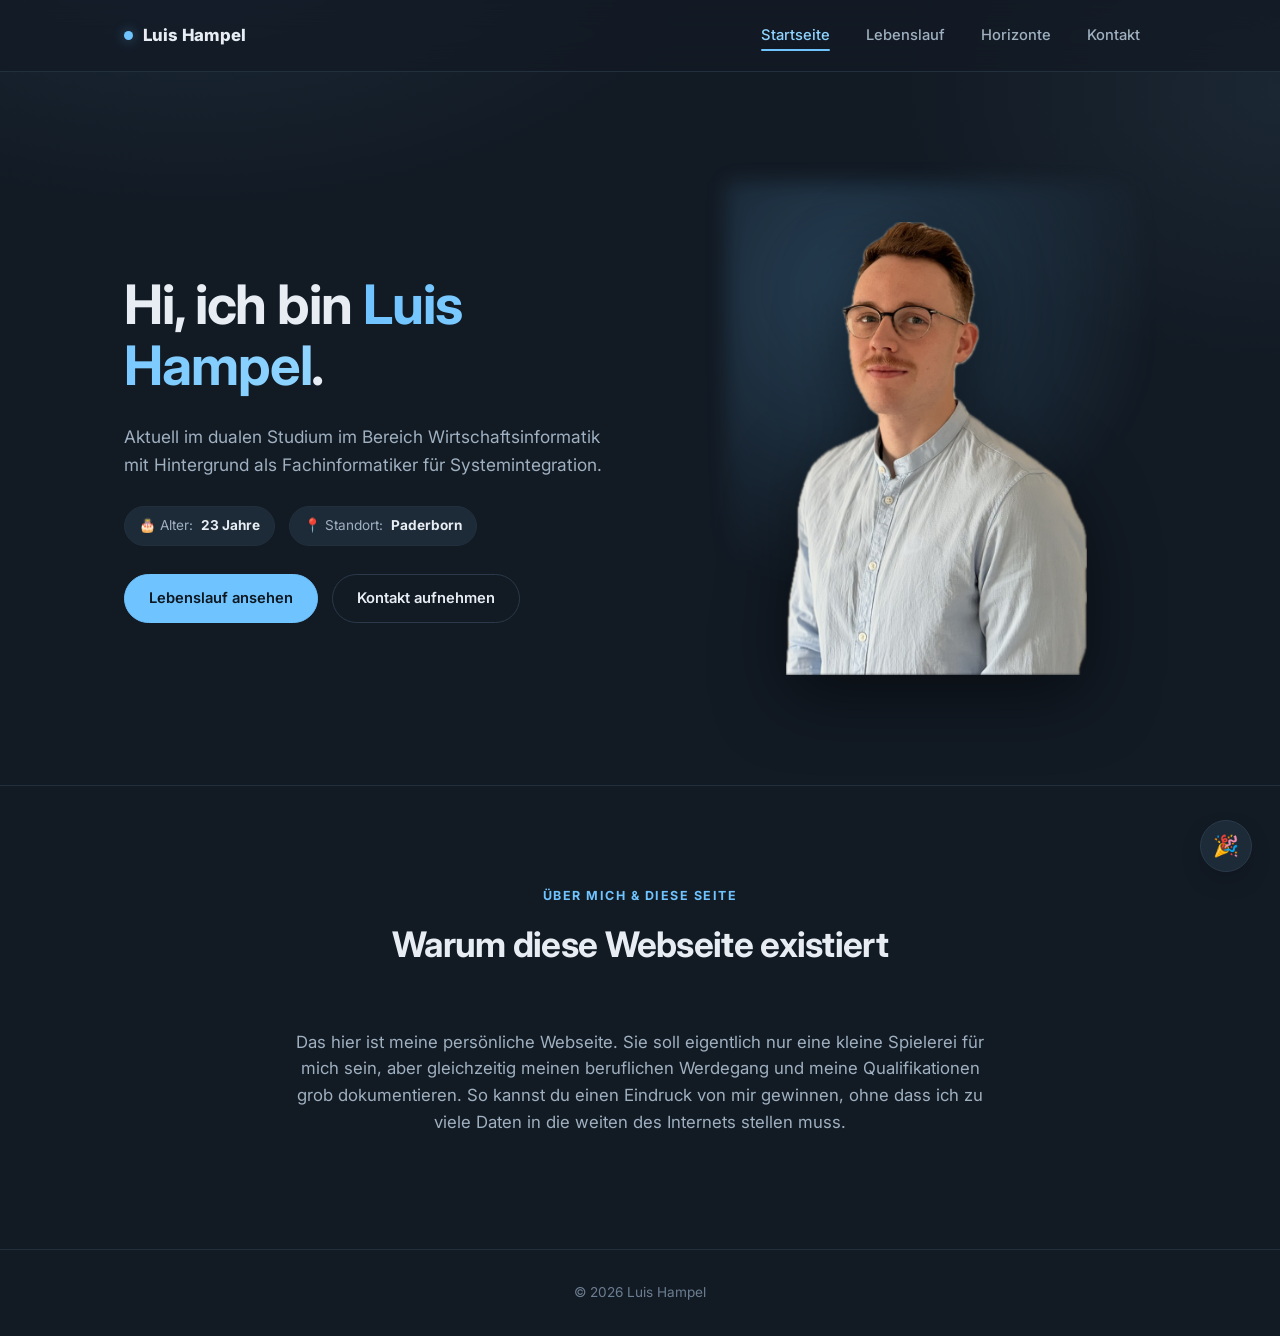
<file: index.html>
<!DOCTYPE html>
<html lang="de">
<head>
<meta charset="UTF-8">
<meta name="viewport" content="width=device-width, initial-scale=1.0">
<title>Startseite · Luis Hampel</title>
<meta name="description" content="Portfolio-Webseite — Wirtschaftsinformatik-Student mit IT-Hintergrund.">
<link rel="stylesheet" href="css/style.css">
</head>
<body>

<nav class="site-nav">
  <div class="container">
    <div class="brand"><span class="brand-dot"></span> Luis Hampel</div>
    <button class="nav-toggle" aria-label="Menü öffnen">&#9776;</button>
    <ul class="nav-links">
      <li><a href="index.html" class="active">Startseite</a></li>
      <li><a href="lebenslauf.html">Lebenslauf</a></li>
      <li><a href="horizonte.html">Horizonte</a></li>
      <li><a href="kontakt.html">Kontakt</a></li>
    </ul>
  </div>
</nav>

<main>

  <!-- ===================== HERO ===================== -->
  <section class="hero">
    <div class="container">
      <div class="hero-text reveal">
        <h1>Hi, ich bin <span class="accent-text">Luis Hampel</span>.</h1>
        <p class="hero-sub">
          Aktuell im dualen Studium im Bereich Wirtschaftsinformatik mit
          Hintergrund als Fachinformatiker für Systemintegration.
        </p>

        <div class="hero-meta">
          <span class="meta-chip">🎂 Alter: <strong><span data-age>–</span> Jahre</strong></span>
          <span class="meta-chip">📍 Standort: <strong>Paderborn</strong></span>
        </div>

        <div class="hero-actions">
          <a href="lebenslauf.html" class="btn btn-primary">Lebenslauf ansehen</a>
          <a href="kontakt.html" class="btn btn-ghost">Kontakt aufnehmen</a>
        </div>
      </div>

      <div class="hero-photo reveal">
        <div class="blob"></div>
        <img src="assets/Startseite/profil.png" alt="Luis Hampel" class="hero-portrait">
      </div>
    </div>
  </section>

  <!-- ===================== INTRO / ÜBER DIESE SEITE ===================== -->
  <section class="intro">
    <div class="container reveal">
      <div class="section-heading">
        <span class="eyebrow">Über mich & diese Seite</span>
        <h2>Warum diese Webseite existiert</h2>
      </div>
      <p>
        Das hier ist meine persönliche Webseite. Sie soll eigentlich nur eine
        kleine Spielerei für mich sein, aber gleichzeitig meinen beruflichen
        Werdegang und meine Qualifikationen grob dokumentieren. So kannst du
        einen Eindruck von mir gewinnen, ohne dass ich zu viele Daten in die
        weiten des Internets stellen muss.
      </p>
    </div>
  </section>

</main>

<button id="confetti-trigger" class="confetti-btn" aria-label="Konfetti auslösen" title="Nur so zum Spaß 🎉">🎉</button>
<canvas id="confetti-canvas"></canvas>

<footer>
  © <span id="year"></span> Luis Hampel
</footer>

<script src="js/main.js"></script>
<script>document.getElementById('year').textContent = new Date().getFullYear();</script>
</body>
</html>
</file>
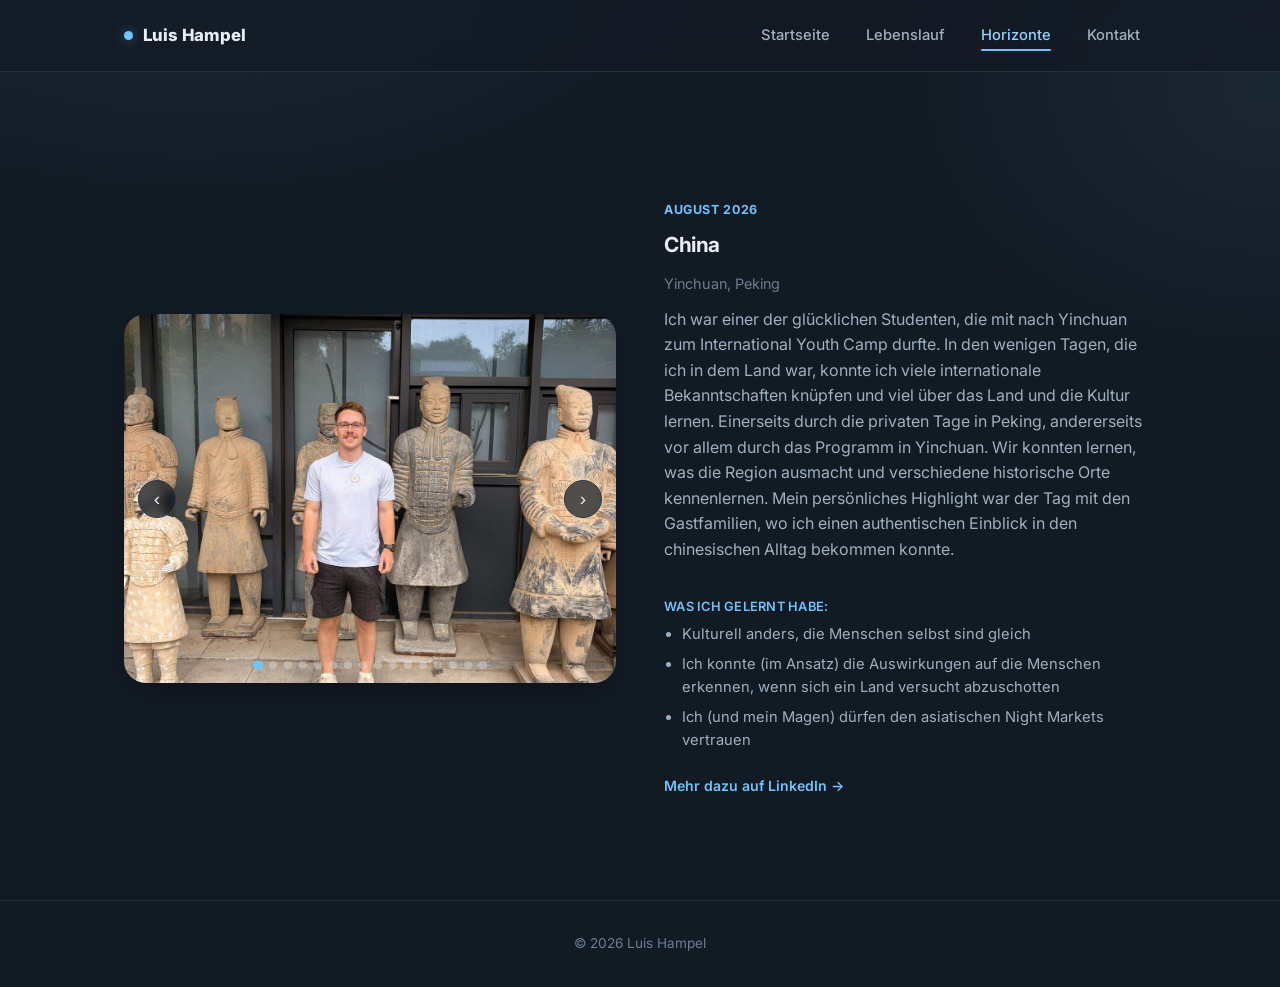
<file: horizonte.html>
<!DOCTYPE html>
<html lang="de">
<head>
<meta charset="UTF-8">
<meta name="viewport" content="width=device-width, initial-scale=1.0">
<title>Horizonte · Luis Hampel</title>
<link rel="stylesheet" href="css/style.css">
</head>
<body>

<nav class="site-nav">
  <div class="container">
    <div class="brand"><span class="brand-dot"></span> Luis Hampel</div>
    <button class="nav-toggle" aria-label="Menü öffnen">&#9776;</button>
    <ul class="nav-links">
      <li><a href="index.html">Startseite</a></li>
      <li><a href="lebenslauf.html">Lebenslauf</a></li>
      <li><a href="horizonte.html" class="active">Horizonte</a></li>
      <li><a href="kontakt.html">Kontakt</a></li>
    </ul>
  </div>
</nav>

<main class="journey-main">
  <div class="journey-scroll">

    <!-- Station 1: China -->
    <section class="journey-slide" id="china">
      <div class="container journey-slide-inner">
        <div class="journey-media">
          <div class="journey-carousel">
            <div class="carousel-slide active"><img src="assets/Horizonte/China/IMG_7833.JPEG" alt="China"></div>
            <div class="carousel-slide"><img src="assets/Horizonte/China/IMG_7842.JPEG" alt="China"></div>
            <div class="carousel-slide"><img src="assets/Horizonte/China/IMG_7862.JPEG" alt="China"></div>
            <div class="carousel-slide"><img src="assets/Horizonte/China/IMG_7866.JPEG" alt="China"></div>
            <div class="carousel-slide"><img src="assets/Horizonte/China/IMG_7944.JPEG" alt="China"></div>
            <div class="carousel-slide"><img src="assets/Horizonte/China/IMG_7963.JPEG" alt="China"></div>
            <div class="carousel-slide"><img src="assets/Horizonte/China/IMG_7987.JPEG" alt="China"></div>
            <div class="carousel-slide"><img src="assets/Horizonte/China/IMG_8113.JPEG" alt="China"></div>
            <div class="carousel-slide"><img src="assets/Horizonte/China/IMG_8189.JPEG" alt="China"></div>
            <div class="carousel-slide"><img src="assets/Horizonte/China/IMG_8228.JPEG" alt="China"></div>
            <div class="carousel-slide"><img src="assets/Horizonte/China/IMG_8239.JPEG" alt="China"></div>
            <div class="carousel-slide"><img src="assets/Horizonte/China/IMG_8269.JPEG" alt="China"></div>
            <div class="carousel-slide"><img src="assets/Horizonte/China/IMG_8316.JPEG" alt="China"></div>
            <div class="carousel-slide"><img src="assets/Horizonte/China/IMG_1237.JPEG" alt="China"></div>
            <div class="carousel-slide"><img src="assets/Horizonte/China/41.jpg" alt="China"></div>
            <div class="carousel-slide"><img src="assets/Horizonte/China/119b7eceb889c579e40158ab14426ad9.jpg" alt="China"></div>
            <button class="carousel-prev" aria-label="Vorheriges Bild">‹</button>
            <button class="carousel-next" aria-label="Nächstes Bild">›</button>
            <div class="carousel-dots"></div>
          </div>
        </div>
        <div class="journey-content">
          <span class="tl-date">August 2026</span>
          <h3>China</h3>
          <span class="journey-place">Yinchuan, Peking</span>
          <p>
            Ich war einer der glücklichen Studenten, die mit nach Yinchuan zum
            International Youth Camp durfte. In den wenigen Tagen, die ich in
            dem Land war, konnte ich viele internationale Bekanntschaften
            knüpfen und viel über das Land und die Kultur lernen. Einerseits
            durch die privaten Tage in Peking, andererseits vor allem durch
            das Programm in Yinchuan. Wir konnten lernen, was die Region
            ausmacht und verschiedene historische Orte kennenlernen. Mein
            persönliches Highlight war der Tag mit den Gastfamilien, wo ich
            einen authentischen Einblick in den chinesischen Alltag bekommen
            konnte.
          </p>
          <p class="journey-learnings-label">Was ich gelernt habe:</p>
          <ul>
            <li>Kulturell anders, die Menschen selbst sind gleich</li>
            <li>Ich konnte (im Ansatz) die Auswirkungen auf die Menschen erkennen, wenn sich ein Land versucht abzuschotten</li>
            <li>Ich (und mein Magen) dürfen den asiatischen Night Markets vertrauen</li>
          </ul>
          <a class="journey-link" href="https://de.linkedin.com/posts/fhdw_ｃａｍｐｕｓ-ｐａｄｅｒｂｏｒｎ-was-bleibt-wenn-aus-einer-activity-7498702703359885312-hY-c" target="_blank" rel="noopener">Mehr dazu auf LinkedIn →</a>
        </div>
      </div>
    </section>

    <!-- Station 2: Wien -->
    <section class="journey-slide" id="wien">
      <div class="container journey-slide-inner">
        <div class="journey-media">
          <div class="journey-carousel">
            <div class="carousel-slide active"><img src="assets/Horizonte/Wien/IMG_5856.jpg" alt="Wien"></div>
            <div class="carousel-slide"><img src="assets/Horizonte/Wien/IMG_6314.JPEG" alt="Wien"></div>
            <div class="carousel-slide"><img src="assets/Horizonte/Wien/IMG_6416.JPEG" alt="Wien"></div>
            <div class="carousel-slide"><img src="assets/Horizonte/Wien/IMG_6529.JPEG" alt="Wien"></div>
            <div class="carousel-slide"><img src="assets/Horizonte/Wien/IMG_6552.JPEG" alt="Wien"></div>
            <div class="carousel-slide"><img src="assets/Horizonte/Wien/IMG_7008.JPEG" alt="Wien"></div>
            <div class="carousel-slide"><img src="assets/Horizonte/Wien/IMG_7025.JPEG" alt="Wien"></div>
            <div class="carousel-slide"><img src="assets/Horizonte/Wien/IMG_7158.JPEG" alt="Wien"></div>
            <div class="carousel-slide"><img src="assets/Horizonte/Wien/IMG_7181.JPEG" alt="Wien"></div>
            <div class="carousel-slide"><img src="assets/Horizonte/Wien/IMG_7394.JPEG" alt="Wien"></div>
            <button class="carousel-prev" aria-label="Vorheriges Bild">‹</button>
            <button class="carousel-next" aria-label="Nächstes Bild">›</button>
            <div class="carousel-dots"></div>
          </div>
        </div>
        <div class="journey-content">
          <span class="tl-date">April–Juni 2026</span>
          <h3>Wien</h3>
          <span class="journey-place">Stadt Wien, Magistrat Wien Digital</span>
          <p>
            Im April 2026 bin ich für drei Monate in ein praktisches
            Auslandssemester bei der Stadt Wien gegangen. Arbeiten durfte ich
            an verschiedenen Aufgaben rund um das Thema DMS, von der Arbeit
            an Schulungsmaterialien bis hin zu Sicherheitsmaßnahmen war
            vieles dabei. Besonders spannend war es außerdem, die Größe und
            Organisation dieser Verwaltung kennenzulernen. Nach der Arbeit
            wurde dann fast jeder Tag genutzt, um die Sehenswürdigkeiten
            Wiens, die der umliegenden Städte und Kletterrouten zu erkunden —
            auch eine klare Meinung über Kriterien einer guten Sachertorte
            konnte ich mir aneignen.
          </p>
          <p class="journey-learnings-label">Was ich gelernt habe:</p>
          <ul>
            <li>Die Welt steckt voller Freunde, die man nur noch nicht kennt</li>
            <li>Jeder Tag will genutzt werden</li>
            <li>Wachstum entsteht dadurch, sich in etwas Neues, Unbekanntes zu stürzen und dann zu adaptieren</li>
          </ul>
          <a class="journey-link" href="https://www.fhdw.de/erfahrungsberichte/%C3%B6sterreich-wien-luis-hampel" target="_blank" rel="noopener">Mein Erfahrungsbericht bei der FHDW →</a>
        </div>
      </div>
    </section>

    <!-- Weitere Stationen: einfach als weiteres <section class="journey-slide"> kopieren -->

  </div>
</main>

<footer>
  © <span id="year"></span> Luis Hampel
</footer>

<script src="js/main.js"></script>
<script>document.getElementById('year').textContent = new Date().getFullYear();</script>
</body>
</html>
</file>
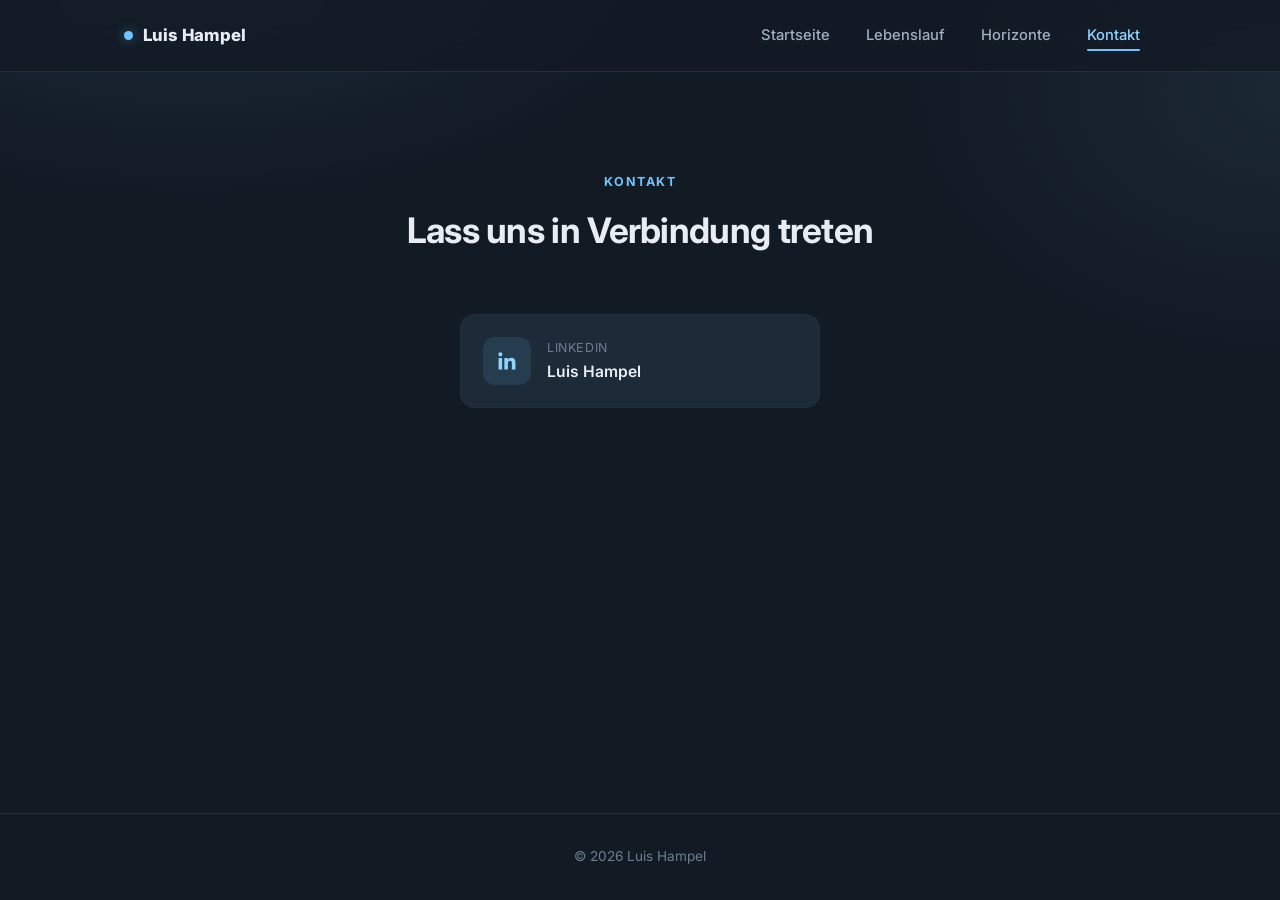
<file: kontakt.html>
<!DOCTYPE html>
<html lang="de">
<head>
<meta charset="UTF-8">
<meta name="viewport" content="width=device-width, initial-scale=1.0">
<title>Kontakt · Luis Hampel</title>
<link rel="stylesheet" href="css/style.css">
</head>
<body>

<nav class="site-nav">
  <div class="container">
    <div class="brand"><span class="brand-dot"></span> Luis Hampel</div>
    <button class="nav-toggle" aria-label="Menü öffnen">&#9776;</button>
    <ul class="nav-links">
      <li><a href="index.html">Startseite</a></li>
      <li><a href="lebenslauf.html">Lebenslauf</a></li>
      <li><a href="horizonte.html">Horizonte</a></li>
      <li><a href="kontakt.html" class="active">Kontakt</a></li>
    </ul>
  </div>
</nav>

<main>

  <section>
    <div class="container">
      <div class="section-heading reveal">
        <span class="eyebrow">Kontakt</span>
        <h2>Lass uns in Verbindung treten</h2>
      </div>

      <div class="contact-grid reveal">

        <a class="contact-card" href="https://de.linkedin.com/in/luis-hampel-6164b4296" target="_blank" rel="noopener">
          <span class="contact-icon">
            <svg viewBox="0 0 24 24" fill="currentColor"><path d="M20.45 20.45h-3.56v-5.57c0-1.33-.02-3.04-1.85-3.04-1.86 0-2.14 1.45-2.14 2.94v5.67H9.34V9h3.42v1.56h.05c.48-.9 1.64-1.85 3.37-1.85 3.6 0 4.27 2.37 4.27 5.45v6.29zM5.34 7.43a2.07 2.07 0 1 1 0-4.14 2.07 2.07 0 0 1 0 4.14zM7.12 20.45H3.56V9h3.56v11.45z"/></svg>
          </span>
          <span class="contact-text">
            <span class="label">LinkedIn</span>
            <span class="value">Luis Hampel</span>
          </span>
        </a>

      </div>
    </div>
  </section>

</main>

<footer>
  © <span id="year"></span> Luis Hampel
</footer>

<script src="js/main.js"></script>
<script>document.getElementById('year').textContent = new Date().getFullYear();</script>
</body>
</html>
</file>
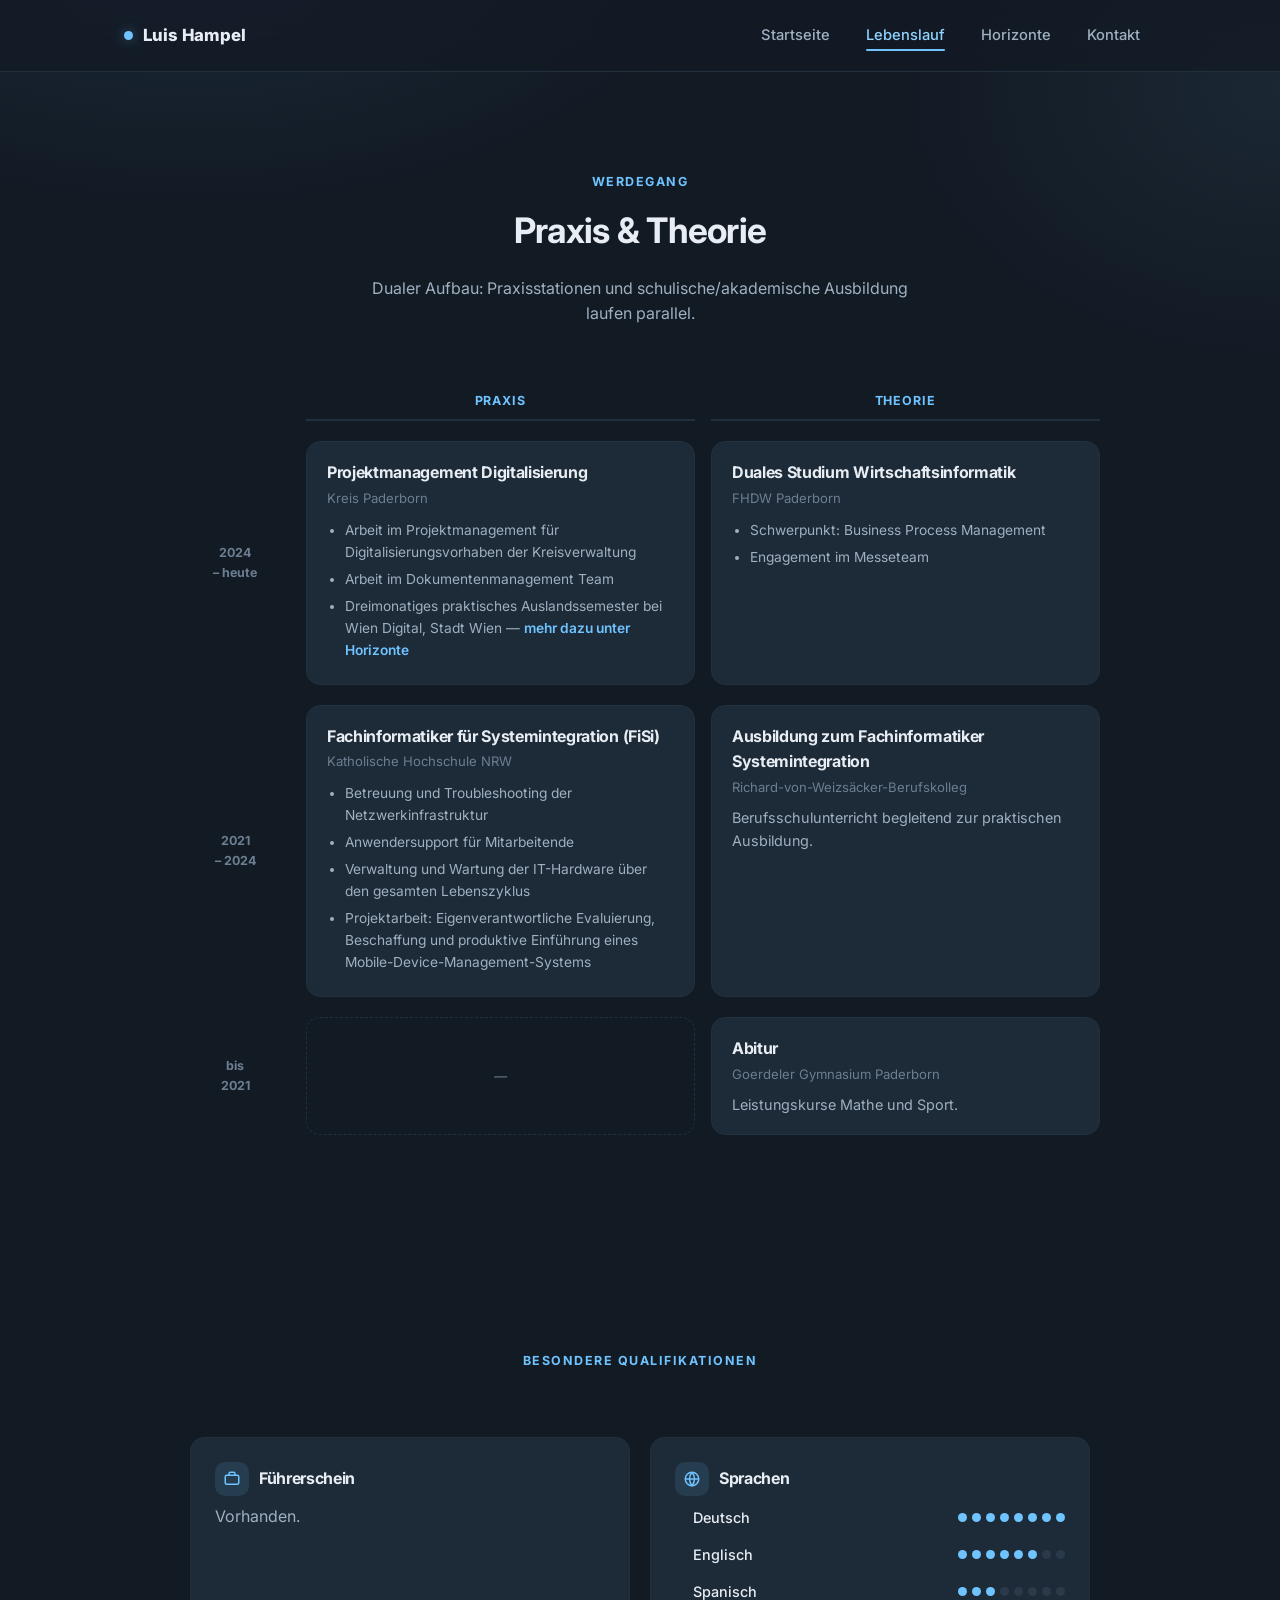
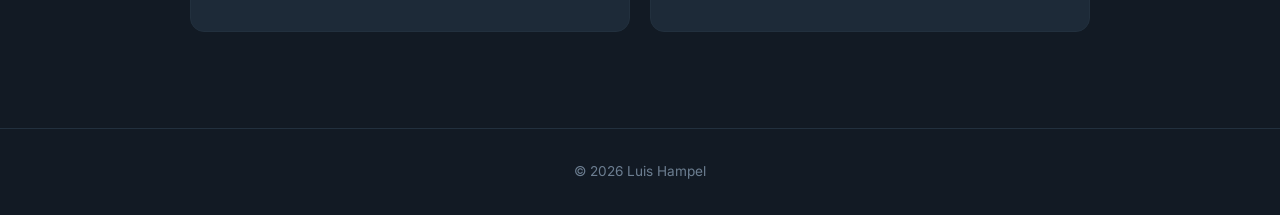
<file: lebenslauf.html>
<!DOCTYPE html>
<html lang="de">
<head>
<meta charset="UTF-8">
<meta name="viewport" content="width=device-width, initial-scale=1.0">
<title>Lebenslauf · Luis Hampel</title>
<link rel="stylesheet" href="css/style.css">
</head>
<body>

<nav class="site-nav">
  <div class="container">
    <div class="brand"><span class="brand-dot"></span> Luis Hampel</div>
    <button class="nav-toggle" aria-label="Menü öffnen">&#9776;</button>
    <ul class="nav-links">
      <li><a href="index.html">Startseite</a></li>
      <li><a href="lebenslauf.html" class="active">Lebenslauf</a></li>
      <li><a href="horizonte.html">Horizonte</a></li>
      <li><a href="kontakt.html">Kontakt</a></li>
    </ul>
  </div>
</nav>

<main>

  <!-- ===================== WERDEGANG (Timeline) ===================== -->
  <section>
    <div class="container">
      <div class="section-heading reveal">
        <span class="eyebrow">Werdegang</span>
        <h2>Praxis & Theorie</h2>
        <p>Dualer Aufbau: Praxisstationen und schulische/akademische Ausbildung laufen parallel.</p>
      </div>

      <div class="dual-track reveal">

        <div class="track-headers">
          <span>Zeitraum</span>
          <span>Praxis</span>
          <span>Theorie</span>
        </div>

        <!-- Duales Studium (2024-heute) -->
        <div class="track-row">
          <div class="track-date">2024<br>–&nbsp;heute</div>
          <div class="track-card">
            <h3>Projektmanagement Digitalisierung</h3>
            <span class="track-org">Kreis Paderborn</span>
            <ul>
              <li>Arbeit im Projektmanagement für Digitalisierungsvorhaben der Kreisverwaltung</li>
              <li>Arbeit im Dokumentenmanagement Team</li>
              <li>Dreimonatiges praktisches Auslandssemester bei Wien Digital, Stadt Wien — <a class="track-link" href="horizonte.html#wien">mehr dazu unter Horizonte</a></li>
            </ul>
          </div>
          <div class="track-card">
            <h3>Duales Studium Wirtschaftsinformatik</h3>
            <span class="track-org">FHDW Paderborn</span>
            <ul>
              <li>Schwerpunkt: Business Process Management</li>
              <li>Engagement im Messeteam</li>
            </ul>
          </div>
        </div>

        <!-- Ausbildung FiSi (2021-2024) -->
        <div class="track-row">
          <div class="track-date">2021<br>–&nbsp;2024</div>
          <div class="track-card">
            <h3>Fachinformatiker für Systemintegration (FiSi)</h3>
            <span class="track-org">Katholische Hochschule NRW</span>
            <ul>
              <li>Betreuung und Troubleshooting der Netzwerkinfrastruktur</li>
              <li>Anwendersupport für Mitarbeitende</li>
              <li>Verwaltung und Wartung der IT-Hardware über den gesamten Lebenszyklus</li>
              <li>Projektarbeit: Eigenverantwortliche Evaluierung, Beschaffung und produktive Einführung eines Mobile-Device-Management-Systems</li>
            </ul>
          </div>
          <div class="track-card">
            <h3>Ausbildung zum Fachinformatiker Systemintegration</h3>
            <span class="track-org">Richard-von-Weizsäcker-Berufskolleg</span>
            <p>Berufsschulunterricht begleitend zur praktischen Ausbildung.</p>
          </div>
        </div>

        <!-- Abitur (bis 2021) -->
        <div class="track-row">
          <div class="track-date">bis<br>2021</div>
          <div class="track-card empty">—</div>
          <div class="track-card">
            <h3>Abitur</h3>
            <span class="track-org">Goerdeler Gymnasium Paderborn</span>
            <p>Leistungskurse Mathe und Sport.</p>
          </div>
        </div>

      </div>
    </div>
  </section>

  <!-- ===================== QUALIFIKATIONEN ===================== -->
  <section>
    <div class="container">
      <div class="section-heading reveal">
        <span class="eyebrow">Besondere Qualifikationen</span>
      </div>

      <div class="skills-grid reveal">

        <div class="skill-card">
          <h3>
            <span class="skill-icon">
              <svg width="18" height="18" viewBox="0 0 24 24" fill="none" stroke="currentColor" stroke-width="2"><rect x="3" y="7" width="18" height="12" rx="2"/><path d="M8 7V5a2 2 0 0 1 2-2h4a2 2 0 0 1 2 2v2"/></svg>
            </span>
            Führerschein
          </h3>
          <p>Vorhanden.</p>
        </div>

        <div class="skill-card">
          <h3>
            <span class="skill-icon">
              <svg width="18" height="18" viewBox="0 0 24 24" fill="none" stroke="currentColor" stroke-width="2"><circle cx="12" cy="12" r="9"/><path d="M3 12h18"/><path d="M12 3a14 14 0 0 1 0 18a14 14 0 0 1 0-18"/></svg>
            </span>
            Sprachen
          </h3>
          <ul class="lang-list">
            <li class="lang-row">
              <span class="lang-name">Deutsch</span>
              <span class="lang-dots" role="img" aria-label="8 von 8 Punkten">
                <span class="dot filled"></span><span class="dot filled"></span><span class="dot filled"></span><span class="dot filled"></span><span class="dot filled"></span><span class="dot filled"></span><span class="dot filled"></span><span class="dot filled"></span>
              </span>
            </li>
            <li class="lang-row">
              <span class="lang-name">Englisch</span>
              <span class="lang-dots" role="img" aria-label="6 von 8 Punkten">
                <span class="dot filled"></span><span class="dot filled"></span><span class="dot filled"></span><span class="dot filled"></span><span class="dot filled"></span><span class="dot filled"></span><span class="dot"></span><span class="dot"></span>
              </span>
            </li>
            <li class="lang-row">
              <span class="lang-name">Spanisch</span>
              <span class="lang-dots" role="img" aria-label="3 von 8 Punkten">
                <span class="dot filled"></span><span class="dot filled"></span><span class="dot filled"></span><span class="dot"></span><span class="dot"></span><span class="dot"></span><span class="dot"></span><span class="dot"></span>
              </span>
            </li>
          </ul>
        </div>

      </div>
    </div>
  </section>

</main>

<footer>
  © <span id="year"></span> Luis Hampel
</footer>

<script src="js/main.js"></script>
<script>document.getElementById('year').textContent = new Date().getFullYear();</script>
</body>
</html>
</file>
<file: css/style.css>
/* =========================================================
   Portfolio-Webseite — Grund-Stylesheet
   Farblogik: gräulich -> hellblau, dunklerer Grundton
   ========================================================= */

@import url('https://fonts.googleapis.com/css2?family=Inter:wght@400;500;600;700;800&display=swap');

:root {
  /* Hintergrund: dunkles Blaugrau, NICHT schwarz */
  --bg: #121a24;
  --bg-elevated: #182330;
  --surface: #1d2a38;
  --surface-hover: #24344450;

  /* Text */
  --text: #e7edf3;
  --text-muted: #9fb0c0;
  --text-faint: #6c7e91;

  /* Akzent: hellblau */
  --accent: #6fc3ff;
  --accent-strong: #8fd4ff;
  --accent-soft: rgba(111, 195, 255, 0.12);
  --accent-soft-strong: rgba(111, 195, 255, 0.22);

  /* Rahmen / Linien */
  --border: #2a3a4a;
  --border-soft: #22303e;

  --radius-sm: 8px;
  --radius-md: 14px;
  --radius-lg: 22px;

  --shadow-soft: 0 10px 30px -12px rgba(0, 0, 0, 0.45);
  --shadow-glow: 0 0 40px -8px var(--accent-soft-strong);

  --maxw: 1080px;
  --nav-height: 72px;
}

* {
  box-sizing: border-box;
}

html {
  scroll-behavior: smooth;
}

body {
  margin: 0;
  min-height: 100vh;
  display: flex;
  flex-direction: column;
  background: var(--bg);
  color: var(--text);
  font-family: 'Inter', system-ui, -apple-system, 'Segoe UI', sans-serif;
  line-height: 1.6;
  -webkit-font-smoothing: antialiased;
  overflow-x: hidden;
}

/* Dezenter Hintergrund-Grain/Gradient für Tiefe, ohne zu dunkel zu wirken */
body::before {
  content: "";
  position: fixed;
  inset: 0;
  z-index: -2;
  background:
    radial-gradient(900px 500px at 15% -10%, rgba(111, 195, 255, 0.10), transparent 60%),
    radial-gradient(700px 500px at 100% 10%, rgba(143, 212, 255, 0.07), transparent 55%),
    var(--bg);
}

a {
  color: inherit;
  text-decoration: none;
}

img {
  max-width: 100%;
  display: block;
}

h1, h2, h3 {
  font-weight: 700;
  letter-spacing: -0.02em;
  margin: 0 0 0.5em;
}

p {
  margin: 0 0 1em;
  color: var(--text-muted);
}

.container {
  max-width: var(--maxw);
  margin: 0 auto;
  padding: 0 24px;
}

/* =========================
   Navigation
   ========================= */
.site-nav {
  position: fixed;
  top: 0;
  left: 0;
  right: 0;
  height: var(--nav-height);
  z-index: 100;
  display: flex;
  align-items: center;
  background: rgba(18, 26, 36, 0.72);
  backdrop-filter: blur(14px);
  -webkit-backdrop-filter: blur(14px);
  border-bottom: 1px solid var(--border-soft);
}

.site-nav .container {
  display: flex;
  align-items: center;
  justify-content: space-between;
  width: 100%;
}

.brand {
  font-weight: 800;
  font-size: 1.05rem;
  color: var(--text);
  display: flex;
  align-items: center;
  gap: 10px;
}

.brand-dot {
  width: 9px;
  height: 9px;
  border-radius: 50%;
  background: var(--accent);
  box-shadow: 0 0 12px 2px var(--accent-soft-strong);
}

.nav-links {
  display: flex;
  gap: 4px;
  list-style: none;
  margin: 0;
  padding: 0;
}

.nav-links a {
  position: relative;
  display: inline-block;
  padding: 8px 16px;
  font-size: 0.92rem;
  font-weight: 500;
  color: var(--text-muted);
  border-radius: var(--radius-sm);
  transition: color 0.2s ease, background 0.2s ease;
}

.nav-links a:hover {
  color: var(--text);
  background: var(--surface-hover);
}

.nav-links a.active {
  color: var(--accent-strong);
}

.nav-links a.active::after {
  content: "";
  position: absolute;
  left: 16px;
  right: 16px;
  bottom: 4px;
  height: 2px;
  border-radius: 2px;
  background: var(--accent);
}

.nav-toggle {
  display: none;
  background: none;
  border: none;
  color: var(--text);
  font-size: 1.4rem;
  cursor: pointer;
}

@media (max-width: 760px) {
  .nav-toggle {
    display: block;
  }

  .nav-links {
    position: fixed;
    top: var(--nav-height);
    left: 0;
    right: 0;
    flex-direction: column;
    background: var(--bg-elevated);
    border-bottom: 1px solid var(--border-soft);
    padding: 8px 20px 20px;
    gap: 2px;
    transform: translateY(-8px);
    opacity: 0;
    pointer-events: none;
    transition: all 0.22s ease;
  }

  .nav-links.open {
    transform: translateY(0);
    opacity: 1;
    pointer-events: auto;
  }

  .nav-links a {
    display: block;
    padding: 12px 10px;
  }
}

/* =========================
   Allgemeines Seiten-Layout
   ========================= */
main {
  padding-top: var(--nav-height);
  flex: 1 0 auto;
}

section {
  padding: 96px 0;
}

.section-heading {
  text-align: center;
  margin-bottom: 56px;
}

.section-heading .eyebrow {
  display: inline-block;
  font-size: 0.78rem;
  font-weight: 700;
  letter-spacing: 0.12em;
  text-transform: uppercase;
  color: var(--accent);
  margin-bottom: 10px;
}

.section-heading h2 {
  font-size: clamp(1.6rem, 3vw, 2.2rem);
}

.section-heading p {
  max-width: 560px;
  margin: 10px auto 0;
}

/* =========================
   Scroll-Reveal Animation
   ========================= */
.reveal {
  opacity: 0;
  transform: translateY(24px);
  transition: opacity 0.7s ease, transform 0.7s ease;
}

.reveal.is-visible {
  opacity: 1;
  transform: translateY(0);
}

/* =========================
   Buttons
   ========================= */
.btn {
  display: inline-flex;
  align-items: center;
  gap: 8px;
  padding: 12px 24px;
  border-radius: 999px;
  font-weight: 600;
  font-size: 0.92rem;
  border: 1px solid var(--border);
  transition: all 0.2s ease;
  cursor: pointer;
}

.btn-primary {
  background: var(--accent);
  color: #0d1720;
  border-color: var(--accent);
}

.btn-primary:hover {
  background: var(--accent-strong);
  box-shadow: 0 0 24px -4px var(--accent-soft-strong);
  transform: translateY(-1px);
}

.btn-ghost {
  background: transparent;
  color: var(--text);
}

.btn-ghost:hover {
  border-color: var(--accent);
  color: var(--accent-strong);
}

/* =========================
   HERO (Startseite)
   ========================= */
.hero {
  padding: 150px 0 110px;
  position: relative;
}

.hero .container {
  display: grid;
  grid-template-columns: 1.1fr 0.9fr;
  gap: 56px;
  align-items: center;
}

@media (max-width: 860px) {
  .hero .container {
    grid-template-columns: 1fr;
    text-align: center;
  }

  .hero-photo {
    order: -1;
    margin: 0 auto;
  }
}

.hero-eyebrow {
  display: inline-flex;
  align-items: center;
  gap: 8px;
  font-size: 0.8rem;
  font-weight: 600;
  color: var(--accent);
  background: var(--accent-soft);
  padding: 6px 14px;
  border-radius: 999px;
  margin-bottom: 20px;
}

.hero h1 {
  font-size: clamp(2.2rem, 5vw, 3.4rem);
  line-height: 1.12;
}

.hero h1 .accent-text {
  background: linear-gradient(90deg, var(--accent), var(--accent-strong));
  -webkit-background-clip: text;
  background-clip: text;
  color: transparent;
}

.hero-sub {
  font-size: 1.08rem;
  max-width: 500px;
}

@media (max-width: 860px) {
  .hero-sub {
    margin-left: auto;
    margin-right: auto;
  }
}

.hero-meta {
  display: flex;
  flex-wrap: wrap;
  gap: 14px;
  margin: 28px 0;
}

@media (max-width: 860px) {
  .hero-meta {
    justify-content: center;
  }
}

.meta-chip {
  display: flex;
  align-items: center;
  gap: 8px;
  padding: 8px 14px;
  background: var(--surface);
  border: 1px solid var(--border-soft);
  border-radius: 999px;
  font-size: 0.85rem;
  color: var(--text-muted);
}

.meta-chip strong {
  color: var(--text);
}

.hero-actions {
  display: flex;
  gap: 14px;
  flex-wrap: wrap;
}

@media (max-width: 860px) {
  .hero-actions {
    justify-content: center;
  }
}

/* Foto-Platzhalter mit Glow + Blob als "Wow"-Element */
.hero-photo {
  position: relative;
  width: min(340px, 80vw);
  aspect-ratio: 3 / 4;
  justify-self: center;
}

.hero-photo .blob {
  position: absolute;
  inset: -40px;
  z-index: 0;
  background: radial-gradient(circle at 30% 20%, var(--accent-soft-strong), transparent 60%);
  filter: blur(10px);
  animation: blob-float 9s ease-in-out infinite;
}

@keyframes blob-float {
  0%, 100% { transform: translate(0, 0) scale(1); }
  50% { transform: translate(10px, -14px) scale(1.04); }
}

.photo-frame {
  position: relative;
  z-index: 1;
  width: 100%;
  height: 100%;
  border-radius: var(--radius-lg);
  border: 1px dashed var(--border);
  background: linear-gradient(160deg, var(--surface), var(--bg-elevated));
  display: flex;
  flex-direction: column;
  align-items: center;
  justify-content: center;
  gap: 10px;
  color: var(--text-faint);
  text-align: center;
  padding: 20px;
  box-shadow: var(--shadow-soft);
  /* Hintergrund transparent lassen -> hier ersetzt du den Inhalt durch
     <img src="assets/profil.png" alt="Dein Name"> mit transparentem PNG */
}

.photo-frame svg {
  width: 72px;
  height: 72px;
  opacity: 0.6;
}

.photo-frame span {
  font-size: 0.8rem;
}

/* Echtes freigestelltes Foto (ersetzt den Platzhalter-Rahmen) */
.hero-portrait {
  position: relative;
  z-index: 1;
  width: 100%;
  height: 100%;
  object-fit: contain;
  object-position: center bottom;
  filter: drop-shadow(0 20px 34px rgba(0, 0, 0, 0.5));
}

/* =========================
   Intro / Über-mich Text
   ========================= */
.intro {
  border-top: 1px solid var(--border-soft);
}

.intro .container {
  max-width: 760px;
  text-align: center;
}

.intro p {
  font-size: 1.05rem;
}

/* =========================
   Timeline (Lebenslauf & Horizonte)
   ========================= */
.timeline-track {
  display: flex;
  gap: 10px;
  justify-content: center;
  margin-bottom: 48px;
  flex-wrap: wrap;
}

.timeline-track button {
  padding: 8px 18px;
  border-radius: 999px;
  border: 1px solid var(--border);
  background: var(--surface);
  color: var(--text-muted);
  font-size: 0.85rem;
  font-weight: 600;
  cursor: pointer;
  transition: all 0.2s ease;
}

.timeline-track button.active,
.timeline-track button:hover {
  border-color: var(--accent);
  color: var(--accent-strong);
  background: var(--accent-soft);
}

.timeline {
  position: relative;
  max-width: 760px;
  margin: 0 auto;
}

.timeline::before {
  content: "";
  position: absolute;
  left: 20px;
  top: 6px;
  bottom: 6px;
  width: 2px;
  background: linear-gradient(var(--accent-soft-strong), var(--border-soft));
}

@media (min-width: 700px) {
  .timeline::before {
    left: 50%;
    transform: translateX(-1px);
  }
}

.tl-item {
  position: relative;
  padding: 0 0 48px 56px;
}

@media (min-width: 700px) {
  .tl-item {
    width: 50%;
    padding: 0 40px 56px;
  }

  .tl-item:nth-child(odd) {
    margin-left: 0;
    text-align: right;
  }

  .tl-item:nth-child(even) {
    margin-left: 50%;
    text-align: left;
  }
}

.tl-dot {
  position: absolute;
  left: 13px;
  top: 2px;
  width: 16px;
  height: 16px;
  border-radius: 50%;
  background: var(--bg);
  border: 2px solid var(--accent);
  box-shadow: 0 0 0 4px var(--accent-soft);
}

@media (min-width: 700px) {
  .tl-item:nth-child(odd) .tl-dot {
    left: auto;
    right: -9px;
  }

  .tl-item:nth-child(even) .tl-dot {
    left: -9px;
  }
}

.tl-card {
  background: var(--surface);
  border: 1px solid var(--border-soft);
  border-radius: var(--radius-md);
  padding: 22px 24px;
  box-shadow: var(--shadow-soft);
}

.tl-card .tl-date {
  display: inline-block;
  font-size: 0.78rem;
  font-weight: 700;
  letter-spacing: 0.05em;
  text-transform: uppercase;
  color: var(--accent);
  margin-bottom: 8px;
}

.tl-card h3 {
  font-size: 1.1rem;
  margin-bottom: 4px;
}

.tl-card .tl-org {
  display: block;
  font-size: 0.88rem;
  color: var(--text-faint);
  margin-bottom: 10px;
}

.tl-card p {
  margin-bottom: 0;
  font-size: 0.94rem;
}

/* =========================
   Dual-Track-Timeline (Lebenslauf: Theorie / Praxis parallel)
   ========================= */
.dual-track {
  max-width: 920px;
  margin: 0 auto;
}

.track-headers {
  display: grid;
  grid-template-columns: 110px 1fr 1fr;
  gap: 16px;
  margin-bottom: 20px;
}

.track-headers span {
  text-align: center;
  font-size: 0.78rem;
  font-weight: 700;
  letter-spacing: 0.08em;
  text-transform: uppercase;
  color: var(--accent);
  padding: 8px 0;
  border-bottom: 2px solid var(--border-soft);
}

.track-headers span:first-child {
  visibility: hidden;
}

.track-row {
  display: grid;
  grid-template-columns: 110px 1fr 1fr;
  gap: 16px;
  margin-bottom: 20px;
  align-items: stretch;
}

.track-date {
  display: flex;
  align-items: center;
  justify-content: center;
  text-align: center;
  font-size: 0.78rem;
  font-weight: 700;
  color: var(--text-faint);
  position: relative;
}

.track-card {
  background: var(--surface);
  border: 1px solid var(--border-soft);
  border-radius: var(--radius-md);
  padding: 18px 20px;
}

.track-card.empty {
  background: transparent;
  border: 1px dashed var(--border-soft);
  display: flex;
  align-items: center;
  justify-content: center;
  color: var(--text-faint);
  font-size: 0.82rem;
  font-style: italic;
}

.track-card h3 {
  font-size: 1rem;
  margin-bottom: 2px;
}

.track-card .track-org {
  display: block;
  font-size: 0.82rem;
  color: var(--text-faint);
  margin-bottom: 8px;
}

.track-card p {
  font-size: 0.9rem;
  margin-bottom: 0;
}

.track-card ul {
  margin: 10px 0 0;
  padding-left: 18px;
  font-size: 0.86rem;
  color: var(--text-muted);
}

.track-card ul ul {
  margin-top: 4px;
}

.track-card li {
  margin-bottom: 5px;
}

.track-card .track-link {
  color: var(--accent);
  font-weight: 600;
}

.track-card .track-link:hover {
  color: var(--accent-strong);
}

/* Parallel-Hinweis, z.B. Minijob neben der Praxisphase */
.track-row--note {
  grid-template-columns: 110px 1fr;
  margin-top: -6px;
  margin-bottom: 28px;
}

.track-note {
  grid-column: 2 / 3;
  justify-self: end;
  width: 100%;
  background: transparent;
  border: 1px dashed var(--border);
  border-radius: var(--radius-sm);
  padding: 10px 16px;
  font-size: 0.84rem;
  color: var(--text-muted);
  display: flex;
  align-items: center;
  gap: 8px;
}

.track-note .note-icon {
  flex-shrink: 0;
}

/* Wide-Karte für Stationen, die beide Spalten verbinden (z.B. Auslandssemester) */
.track-row--wide {
  grid-template-columns: 110px 1fr;
}

.track-card--wide {
  grid-column: 2 / 3;
  background: linear-gradient(135deg, var(--accent-soft), var(--surface));
  border: 1px solid var(--accent);
  box-shadow: var(--shadow-glow);
}

.track-card--wide .wide-badge {
  display: inline-flex;
  align-items: center;
  gap: 6px;
  font-size: 0.76rem;
  font-weight: 700;
  letter-spacing: 0.04em;
  text-transform: uppercase;
  color: var(--accent-strong);
  margin-bottom: 8px;
}

@media (max-width: 760px) {
  .track-headers {
    display: none;
  }

  .track-row,
  .track-row--wide,
  .track-row--note {
    grid-template-columns: 1fr;
    gap: 10px;
  }

  .track-date {
    justify-content: flex-start;
    text-align: left;
    padding-left: 4px;
  }

  .track-card--wide,
  .track-note {
    grid-column: auto;
    justify-self: stretch;
  }
}

/* =========================
   Qualifikationen / Skills (Lebenslauf)
   ========================= */
.skills-grid {
  display: grid;
  grid-template-columns: repeat(auto-fit, minmax(220px, 1fr));
  gap: 20px;
  max-width: 900px;
  margin: 0 auto;
}

.skill-card {
  background: var(--surface);
  border: 1px solid var(--border-soft);
  border-radius: var(--radius-md);
  padding: 24px;
}

.skill-card h3 {
  font-size: 1rem;
  display: flex;
  align-items: center;
  gap: 10px;
}

.skill-card .skill-icon {
  width: 34px;
  height: 34px;
  border-radius: 10px;
  background: var(--accent-soft);
  display: flex;
  align-items: center;
  justify-content: center;
  color: var(--accent);
  flex-shrink: 0;
}

.skill-card ul {
  margin: 10px 0 0;
  padding-left: 18px;
  font-size: 0.9rem;
  color: var(--text-muted);
}

.skill-card li {
  margin-bottom: 4px;
}

/* Sprachen-Skala: 8 Punkte, gefüllt je nach Niveau */
.lang-list {
  list-style: none;
  margin: 10px 0 0;
  padding: 0;
  display: flex;
  flex-direction: column;
  gap: 10px;
}

.lang-row {
  display: flex;
  align-items: center;
  justify-content: space-between;
  gap: 14px;
  margin-bottom: 0;
}

.lang-name {
  font-size: 0.9rem;
  color: var(--text);
  font-weight: 500;
}

.lang-dots {
  display: flex;
  gap: 5px;
  flex-shrink: 0;
}

.lang-dots .dot {
  width: 9px;
  height: 9px;
  border-radius: 50%;
  background: var(--border);
}

.lang-dots .dot.filled {
  background: var(--accent);
}

.tag-list {
  display: flex;
  flex-wrap: wrap;
  gap: 8px;
  margin-top: 14px;
}

.tag {
  font-size: 0.78rem;
  padding: 5px 12px;
  border-radius: 999px;
  background: var(--accent-soft);
  color: var(--accent-strong);
  border: 1px solid var(--border-soft);
}

/* =========================
   Horizonte (Reise-/Interkulturell-Seite) — Full-Page-Slides
   ========================= */
.journey-main {
  padding-top: 0;
}

.journey-scroll {
  height: 100vh;
  overflow-y: auto;
  scroll-snap-type: y mandatory;
  scroll-behavior: smooth;
}

.journey-slide {
  min-height: 100vh;
  display: flex;
  align-items: center;
  scroll-snap-align: start;
  border-bottom: 1px solid var(--border-soft);
}

.journey-slide-inner {
  display: grid;
  grid-template-columns: 1fr 1fr;
  gap: 48px;
  align-items: center;
  padding: calc(var(--nav-height) + 32px) 24px 48px;
}

@media (max-width: 760px) {
  .journey-slide-inner {
    grid-template-columns: 1fr;
  }
}

.journey-slide:nth-child(even) .journey-media {
  order: 2;
}

.journey-media {
  position: relative;
}

/* Karussell: nur ein Bild gleichzeitig sichtbar, per Pfeil wechseln */
.journey-carousel {
  position: relative;
  width: 100%;
  aspect-ratio: 4 / 3;
  border-radius: var(--radius-lg);
  overflow: hidden;
  box-shadow: var(--shadow-soft);
  background: linear-gradient(145deg, var(--bg-elevated), var(--surface));
}

.carousel-slide {
  position: absolute;
  inset: 0;
  opacity: 0;
  pointer-events: none;
  transition: opacity 0.35s ease;
}

.carousel-slide.active {
  opacity: 1;
  pointer-events: auto;
}

.carousel-slide .img-placeholder {
  width: 100%;
  height: 100%;
  border: 1px dashed var(--border);
  border-radius: var(--radius-sm);
  display: flex;
  align-items: center;
  justify-content: center;
  color: var(--text-faint);
  font-size: 0.82rem;
  text-align: center;
  padding: 16px;
  box-sizing: border-box;
}

.carousel-slide img {
  width: 100%;
  height: 100%;
  object-fit: cover;
  display: block;
}

.carousel-prev,
.carousel-next {
  position: absolute;
  top: 50%;
  transform: translateY(-50%);
  width: 38px;
  height: 38px;
  border-radius: 50%;
  border: 1px solid var(--border);
  background: rgba(18, 26, 36, 0.7);
  backdrop-filter: blur(4px);
  color: var(--text);
  font-size: 1.2rem;
  display: flex;
  align-items: center;
  justify-content: center;
  cursor: pointer;
  z-index: 2;
  transition: all 0.2s ease;
}

.carousel-prev:hover,
.carousel-next:hover {
  border-color: var(--accent);
  color: var(--accent-strong);
}

.carousel-prev {
  left: 14px;
}

.carousel-next {
  right: 14px;
}

.carousel-dots {
  position: absolute;
  bottom: 14px;
  left: 0;
  right: 0;
  display: flex;
  justify-content: center;
  gap: 7px;
  z-index: 2;
}

.carousel-dots button {
  width: 8px;
  height: 8px;
  padding: 0;
  border: none;
  border-radius: 50%;
  background: rgba(231, 237, 243, 0.35);
  cursor: pointer;
  transition: background 0.2s ease, transform 0.2s ease;
}

.carousel-dots button.active {
  background: var(--accent);
  transform: scale(1.2);
}

.journey-content {
  display: flex;
  flex-direction: column;
  justify-content: center;
}

.journey-content .tl-date {
  font-size: 0.78rem;
  font-weight: 700;
  letter-spacing: 0.05em;
  text-transform: uppercase;
  color: var(--accent);
  margin-bottom: 8px;
}

.journey-content h3 {
  font-size: 1.3rem;
}

.journey-content .journey-place {
  color: var(--text-faint);
  font-size: 0.9rem;
  margin-bottom: 12px;
  display: block;
}

.journey-learnings-label {
  margin: 18px 0 6px;
  font-size: 0.8rem;
  font-weight: 600;
  letter-spacing: 0.02em;
  color: var(--accent);
  text-transform: uppercase;
}

.journey-content ul {
  margin: 0;
  padding-left: 18px;
  color: var(--text-muted);
  font-size: 0.92rem;
}

.journey-content li {
  margin-bottom: 6px;
}

.journey-link {
  display: inline-flex;
  align-items: center;
  gap: 6px;
  margin-top: 16px;
  font-size: 0.88rem;
  font-weight: 600;
  color: var(--accent);
  transition: color 0.2s ease, gap 0.2s ease;
}

.journey-link:hover {
  color: var(--accent-strong);
  gap: 9px;
}

/* =========================
   Kontakt
   ========================= */
.contact-grid {
  display: flex;
  justify-content: center;
  gap: 20px;
  margin: 0 auto;
}

.contact-card {
  display: flex;
  align-items: center;
  gap: 16px;
  width: 100%;
  max-width: 360px;
  background: var(--surface);
  border: 1px solid var(--border-soft);
  border-radius: var(--radius-md);
  padding: 22px;
  transition: all 0.2s ease;
}

.contact-card:hover {
  border-color: var(--accent);
  transform: translateY(-3px);
  box-shadow: var(--shadow-glow);
}

.contact-icon {
  width: 48px;
  height: 48px;
  border-radius: 12px;
  background: var(--accent-soft);
  color: var(--accent-strong);
  display: flex;
  align-items: center;
  justify-content: center;
  flex-shrink: 0;
}

.contact-icon svg {
  width: 24px;
  height: 24px;
}

.contact-text .label {
  display: block;
  font-size: 0.78rem;
  color: var(--text-faint);
  text-transform: uppercase;
  letter-spacing: 0.05em;
  margin-bottom: 2px;
}

.contact-text .value {
  font-weight: 600;
  color: var(--text);
  font-size: 0.98rem;
  word-break: break-word;
}

/* =========================
   Konfetti-Spielerei (Startseite)
   ========================= */
.confetti-btn {
  position: fixed;
  bottom: 28px;
  right: 28px;
  z-index: 60;
  width: 52px;
  height: 52px;
  border-radius: 50%;
  border: 1px solid var(--border);
  background: var(--surface);
  color: var(--text);
  font-size: 1.3rem;
  cursor: pointer;
  display: flex;
  align-items: center;
  justify-content: center;
  box-shadow: var(--shadow-soft);
  transition: transform 0.2s ease, box-shadow 0.2s ease, border-color 0.2s ease;
}

.confetti-btn:hover {
  transform: translateY(-2px) scale(1.05);
  border-color: var(--accent);
  box-shadow: var(--shadow-glow);
}

.confetti-btn:active {
  transform: translateY(0) scale(0.96);
}

#confetti-canvas {
  position: fixed;
  inset: 0;
  z-index: 55;
  pointer-events: none;
  width: 100vw;
  height: 100vh;
}

/* =========================
   Footer
   ========================= */
footer {
  border-top: 1px solid var(--border-soft);
  padding: 32px 0;
  text-align: center;
  color: var(--text-faint);
  font-size: 0.85rem;
}
</file>
